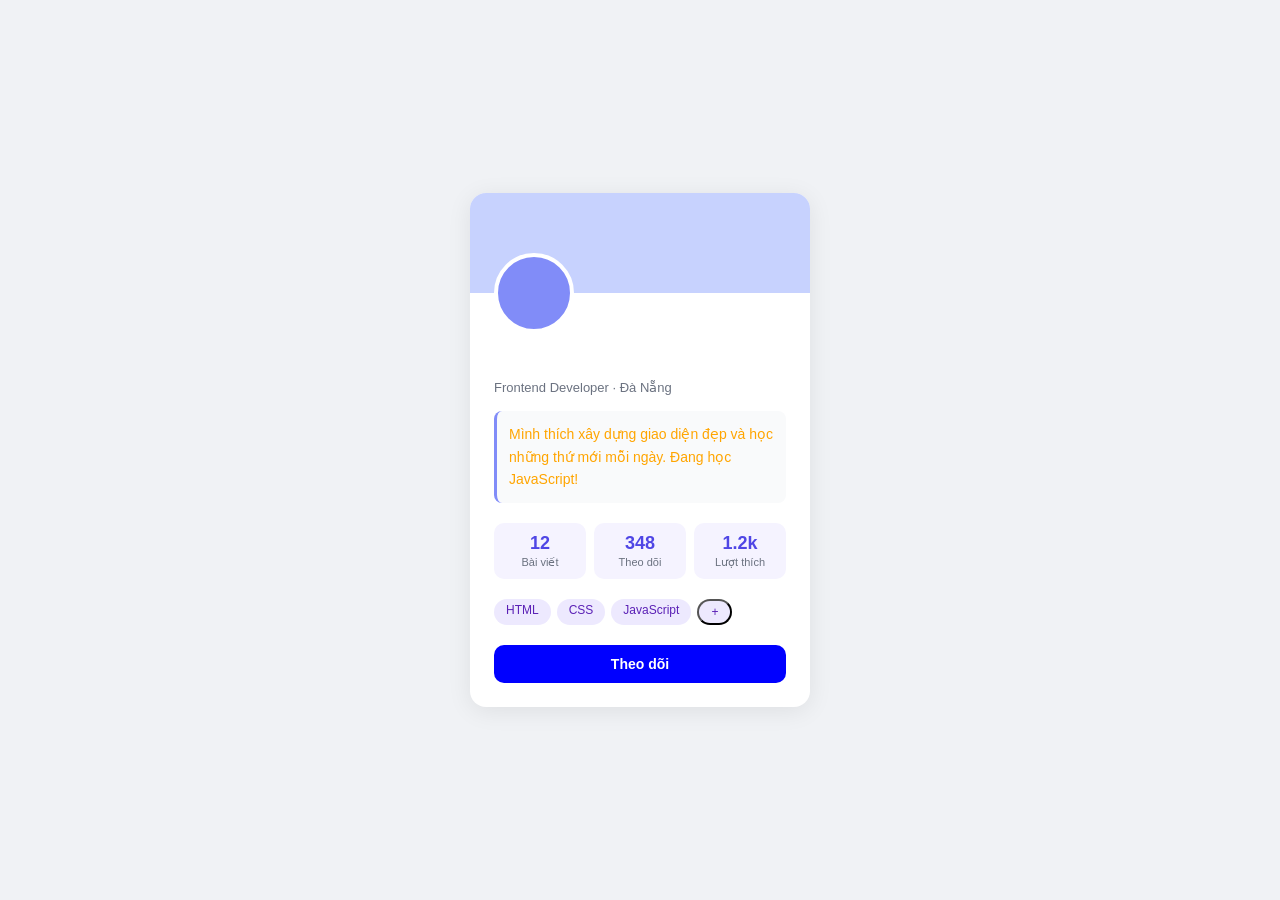
<file: index.html>
<!DOCTYPE html>
<html lang="vi">

<head>
    <meta charset="UTF-8" />
    <meta name="viewport" content="width=device-width, initial-scale=1.0" />
    <title>Profile Card</title>
    <style>
        * {
            box-sizing: border-box;
            margin: 0;
            padding: 0;
        }

        body {
            font-family: 'Segoe UI', sans-serif;
            background: #f0f2f5;
            min-height: 100vh;
            display: flex;
            align-items: center;
            justify-content: center;
            padding: 2rem;
        }

        .card {
            background: white;
            border-radius: 16px;
            width: 340px;
            overflow: hidden;
            box-shadow: 0 4px 24px rgba(0, 0, 0, 0.08);
        }

        .card-banner {
            height: 100px;
            background: #c7d2fe;
        }

        .card-body {
            padding: 0 24px 24px;
        }

        .avatar-wrap {
            margin-top: -40px;
            margin-bottom: 12px;
        }

        .avatar {
            width: 80px;
            height: 80px;
            border-radius: 50%;
            background: #818cf8;
            border: 4px solid white;
            display: flex;
            align-items: center;
            justify-content: center;
            font-size: 28px;
            color: white;
            font-weight: 600;
        }

        .name {
            font-size: 20px;
            font-weight: 600;
            color: #1e1b4b;
            margin-bottom: 4px;
        }

        .role {
            font-size: 13px;
            color: #6b7280;
            margin-bottom: 16px;
        }

        .bio {
            font-size: 14px;
            color: #374151;
            line-height: 1.6;
            margin-bottom: 20px;
            padding: 12px;
            background: #f9fafb;
            border-radius: 8px;
            border-left: 3px solid #818cf8;
        }

        .stats {
            display: flex;
            gap: 8px;
            margin-bottom: 20px;
        }

        .stat {
            flex: 1;
            text-align: center;
            padding: 10px 8px;
            background: #f5f3ff;
            border-radius: 10px;
        }

        .stat-num {
            font-size: 18px;
            font-weight: 600;
            color: #4f46e5;
        }

        .stat-label {
            font-size: 11px;
            color: #6b7280;
            margin-top: 2px;
        }

        .skills {
            display: flex;
            flex-wrap: wrap;
            gap: 6px;
            margin-bottom: 20px;
        }

        .skill-tag , #addskills {
            font-size: 12px;
            padding: 4px 12px;
            border-radius: 99px;
            background: #ede9fe;
            color: #5b21b6;
            font-weight: 500;
        }
        .btn-follow {
            width: 100%;
            padding: 11px;
            border-radius: 10px;
            border: none;
            background: blue;
            color: white;
            font-size: 14px;
            font-weight: 600;
            cursor: pointer;
        }

        .btn-follow:hover {
            background: #4338ca;
        }

       
    </style>
</head>

<body>

    <div class="card">
        <div class="card-banner" id="banner"></div>
        <div class="card-body">

            <div class="avatar-wrap">
                <div class="avatar" id="avatar"></div>
            </div>

            <div class="name" id="name" contenteditable="true"></div>
            <div class="role" id="role">Frontend Developer · Đà Nẵng</div>

            <div class="bio" id="bio">
                Mình thích xây dựng giao diện đẹp và học những thứ mới mỗi ngày. Đang học JavaScript!
            </div>

            <div class="stats">
                <div class="stat">
                    <div class="stat-num" id="stat-posts">12</div>
                    <div class="stat-label">Bài viết</div>
                </div>
                <div class="stat">
                    <div class="stat-num" id="stat-followers">348</div>
                    <div class="stat-label">Theo dõi</div>
                </div>
                <div class="stat">
                    <div class="stat-num" id="stat-likes">1.2k</div>
                    <div class="stat-label">Lượt thích</div>
                </div>
            </div>

            <div class="skills" id="skills">
                <span class="skill-tag">HTML</span>
                <span class="skill-tag">CSS</span>
                <span class="skill-tag">JavaScript</span>
                <button id="addskills">+</button>
            </div>


            <button class="btn-follow" id="btn-follow">Theo dõi</button>

        </div>
    </div>
    <script src="main.js"></script>

</body>

</html>
</file>
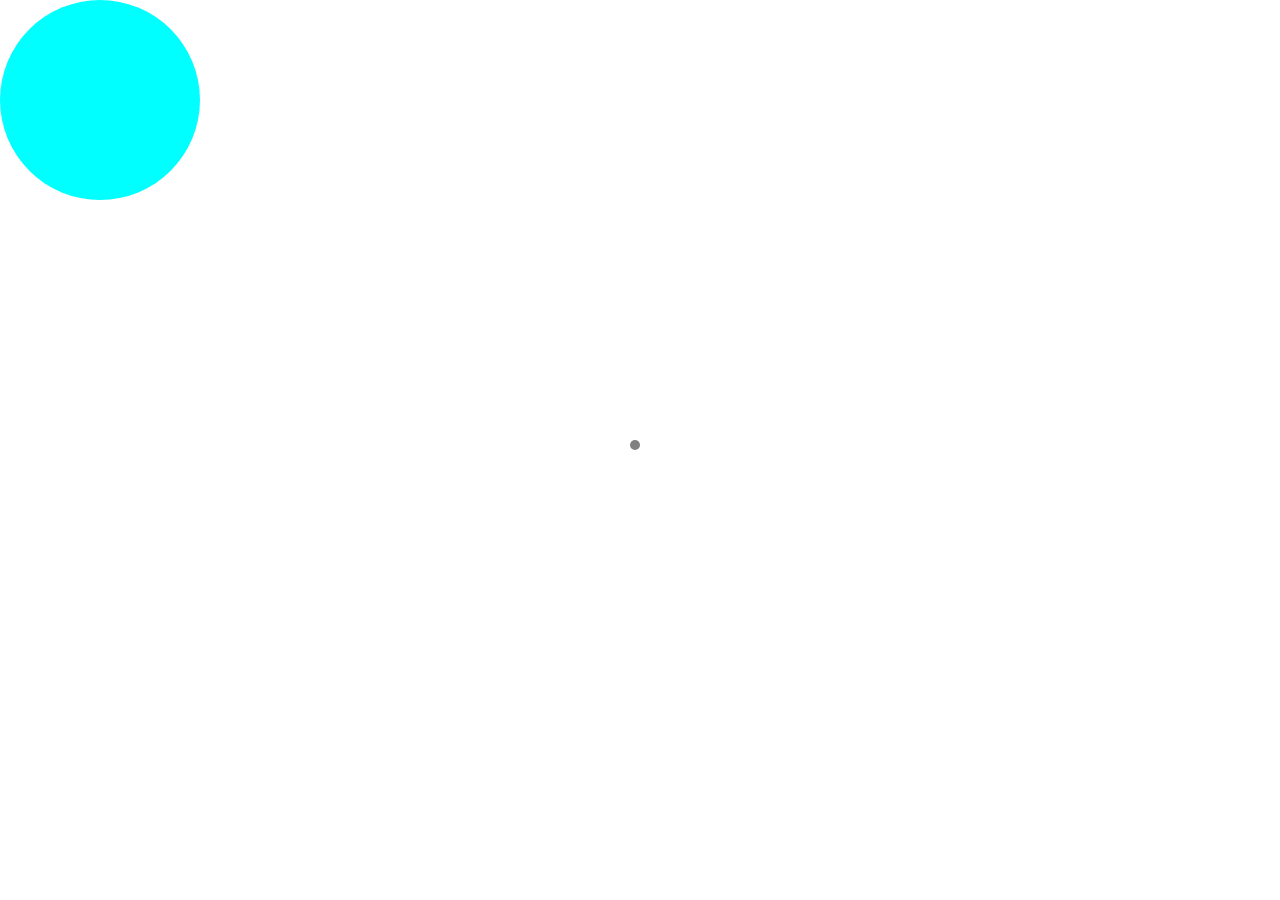
<file: BTVN/Buoi_6/Task_1/index.html>
<!DOCTYPE html>
<html lang="en">
<head>
    <meta charset="UTF-8">
    <meta name="viewport" content="width=device-width, initial-scale=1.0">
    <title>Task_1</title>
    <link rel="stylesheet" href="style.css">

</head>
<body>
        <div class="cir_translate"></div>
        <div class="rec">
            <div class="cir_loading"></div>
        </div>
    
</body>
</html>
</file>
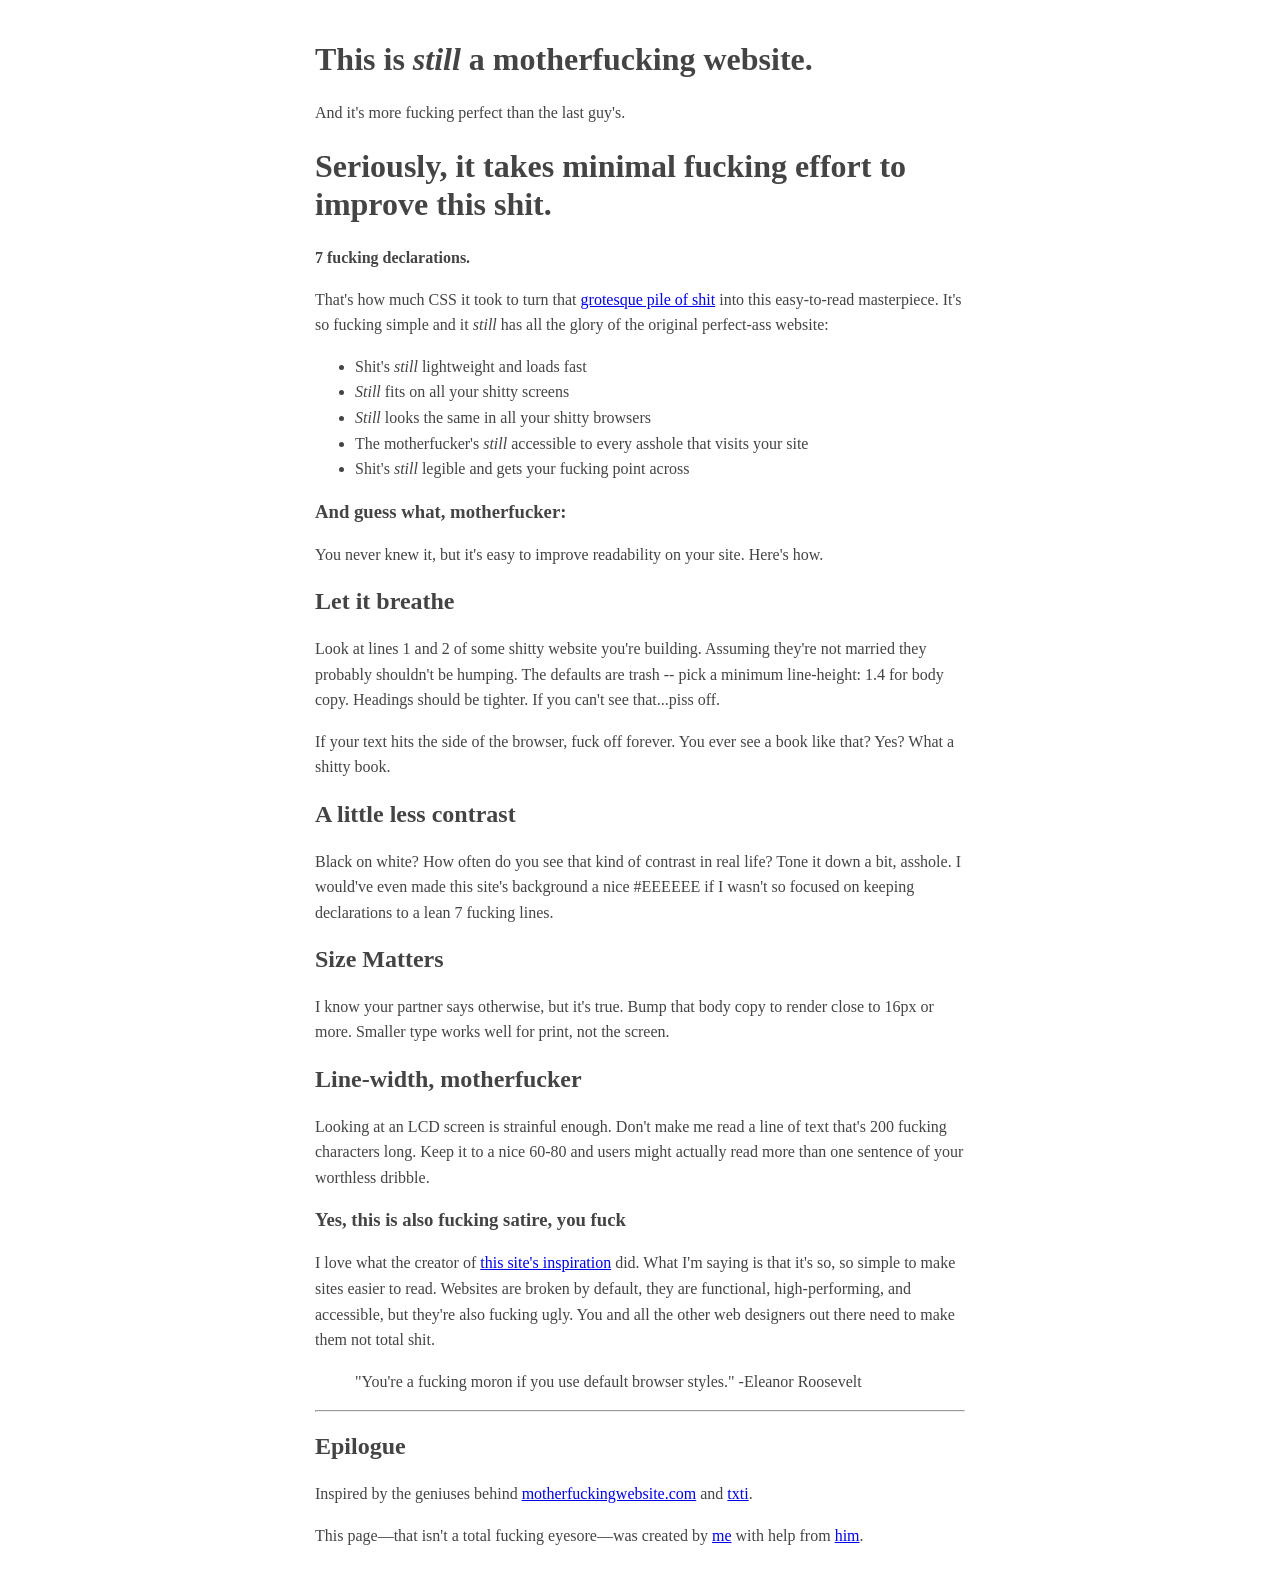
<file: BTVN/Buoi_1/Task1.html>
<!DOCTYPE html>
<html lang="vi">

<head>
    <meta charset="UTF-8">
    <meta name="viewport" content="width=device-width, initial-scale=1.0">
    <title></title>

    <style>
        body {
            margin: 40px auto;
            max-width: 650px;
            line-height: 1.6;
            font-size: 16px;
            color: #444;
            padding: 0 10px;
        }

        h1,
        h2,
        h3 {
            line-height: 1.2;
        }
    </style>

</head>

<body>
    <header>
        <h1>
            This is <em>still</em> a motherfucking website.
        </h1>

        <p>
            And it's more fucking perfect than the last guy's.
        </p>
    </header>

    <h1>
        Seriously, it takes minimal fucking effort to improve this shit.
    </h1>

    <p><strong>
            7 fucking declarations.
        </strong></p>
    <p>
        That's how much CSS it took to turn that <a href="https://motherfuckingwebsite.com/">grotesque pile of shit</a>
        into this easy-to-read
        masterpiece. It's so fucking simple and it <em>still</em> has all the glory of the original perfect-ass
        website:
    </p>
    <ul>
        <li>Shit's <em>still</em> lightweight and loads fast</li>
        <li><em>Still</em> fits on all your shitty screens</li>
        <li><em>Still</em> looks the same in all your shitty browsers</li>
        <li>The motherfucker's <em>still</em> accessible to every asshole that visits your site</li>
        <li>Shit's <em>still</em> legible and gets your fucking point across</li>
    </ul>
    <h3>
        And guess what, motherfucker:
    </h3>
    <p>
        You never knew it, but it's easy to improve readability on your site. Here's how.
    </p>
    <h2>
        Let it breathe
    </h2>
    <p>
        Look at lines 1 and 2 of some shitty website you're building. Assuming they're not married they probably
        shouldn't be humping. The defaults are trash -- pick a minimum line-height: 1.4 for body copy. Headings should
        be tighter. If you can't see that...piss off.
    </p>
    <p>
        If your text hits the side of the browser, fuck off forever. You ever see a book like that? Yes? What a shitty
        book.
    </p>
    <h2>
        A little less contrast
    </h2>
    <p>
        Black on white? How often do you see that kind of contrast in real life? Tone it down a bit, asshole. I would've
        even made this site's background a nice #EEEEEE if I wasn't so focused on keeping declarations to a lean 7
        fucking lines.
    </p>
    <h2>
        Size Matters
    </h2>
    <p>
        I know your partner says otherwise, but it's true. Bump that body copy to render close to 16px or more. Smaller
        type works well for print, not the screen.
    </p>
    <h2>
        Line-width, motherfucker
    </h2>
    <p>
        Looking at an LCD screen is strainful enough. Don't make me read a line of text that's 200 fucking characters
        long. Keep it to a nice 60-80 and users might actually read more than one sentence of your worthless dribble.
    </p>
    <h3>
        Yes, this is also fucking satire, you fuck
    </h3>
    <p>
        I love what the creator of <a href="https://motherfuckingwebsite.com/">this site's inspiration</a> did. What I'm
        saying is that it's so, so simple to make sites
        easier to read. Websites are broken by default, they are functional, high-performing, and accessible, but
        they're also fucking ugly. You and all the other web designers out there need to make them not total shit.
    </p>
    <blockquote>
        "You're a fucking moron if you use default browser styles."
        -Eleanor Roosevelt
    </blockquote>
    <hr>
    <h2>
        Epilogue
    </h2>
    <p>
        Inspired by the geniuses behind <a href="https://motherfuckingwebsite.com/">motherfuckingwebsite.com</a> and <a
            href="https://txti.es/">txti</a>.
    </p>
    <p> This page—that isn't a total fucking eyesore—was created by <a href="https://x.com/drew_mc/"> me</a> with help
        from <a href="https://x.com/gabehammersmith">him</a>. </p>
</body>

</html>
</file>
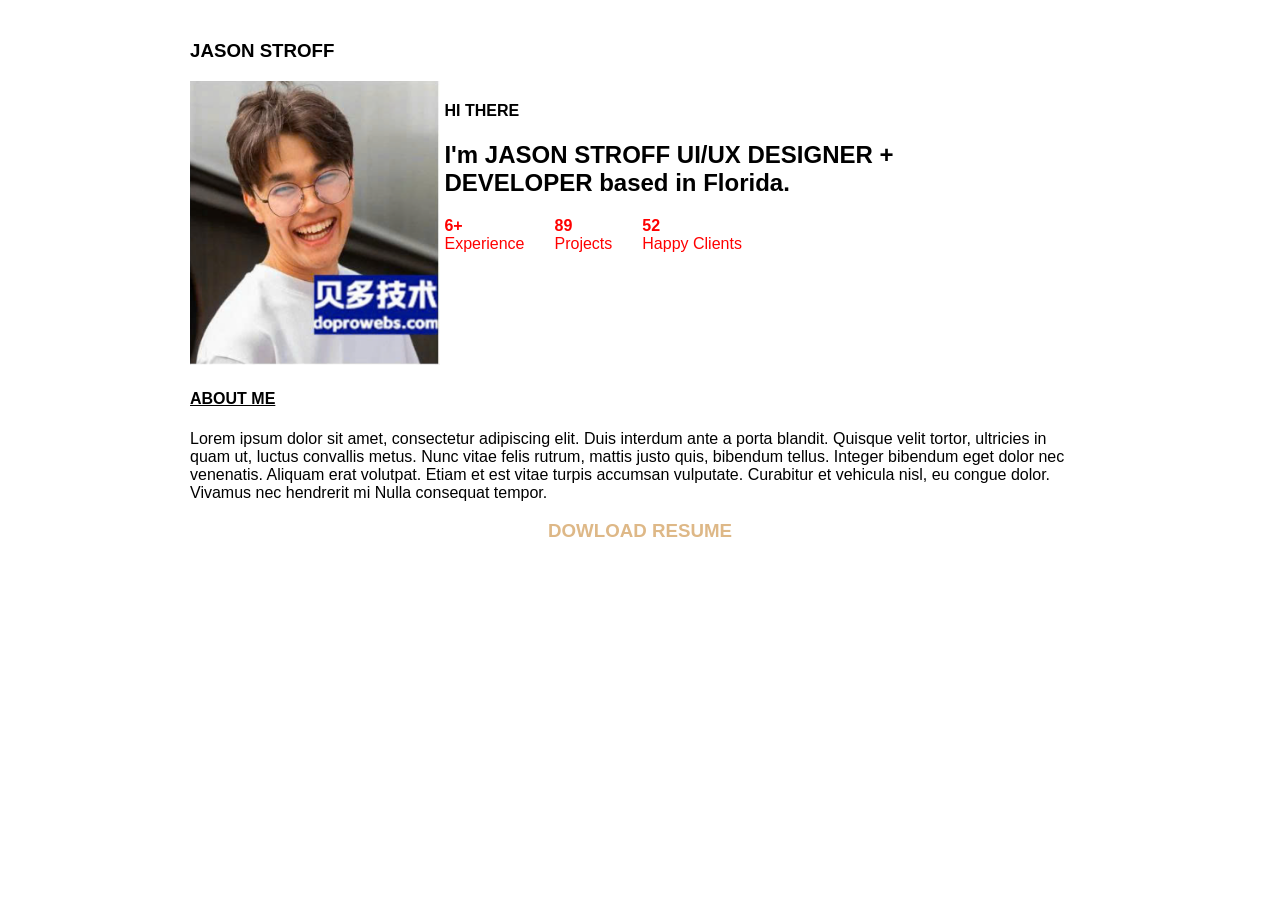
<file: BTVN/Buoi_2/Task2.html>
<!DOCTYPE html>
<html lang="en">

<head>
    <meta charset="UTF-8">
    <meta name="viewport" content="width=device-width, initial-scale=1.0">
    <title>CV</title>
    <style>
        body {
            font-family: Arial, sans-serif;
        }

        .container {
            max-width: 900px;
            margin: 40px auto;
        }
    </style>
</head>

<body>

    <div class="container">

        <header>
            <h3>JASON STROFF</h3>
        </header>

        <main>
            <img src="image.png" alt="AnhCuaHo" style="width: 250px ;">
            <div style="display: inline-block;width: 500px ;vertical-align: top;">
                <h4>HI THERE </h4>
                <h2>I'm JASON STROFF UI/UX DESIGNER + DEVELOPER based in Florida.</h2>
                <div style="display: flex;gap: 30px;color: red;">
                    <div><strong>6+</strong><br>Experience</div>
                    <div><strong>89</strong><br>Projects</div>
                    <div><strong>52</strong><br>Happy Clients</div>
                </div>
            </div>
            <h4 style="text-decoration: underline;">ABOUT ME</h4>
            <p>Lorem ipsum dolor sit amet, consectetur adipiscing elit. Duis interdum ante a porta blandit. Quisque
                velit tortor,
                ultricies in quam ut, luctus convallis metus. Nunc vitae felis rutrum, mattis justo quis, bibendum
                tellus. Integer
                bibendum eget dolor nec venenatis. Aliquam erat volutpat. Etiam et est vitae turpis accumsan vulputate.
                Curabitur et
                vehicula nisl, eu congue dolor. Vivamus nec hendrerit mi Nulla consequat tempor.
            </p>
        </main>

        <footer style="text-align: center;">
            <h3 style="color: burlywood;">DOWLOAD RESUME</h3>
        </footer>

    </div>

</body>

</html>
</file>
<file: BTVN/Buoi_6/Task_1/style.css>
.cir_translate{ 
    position: relative;
    width: 200px;
    height: 200px;
    border-radius: 50%;
    background-color: aqua;
    animation: m_translate 5s infinite;
}
.cir_loading {
    position: relative;
    width: 10px;
    height: 10px;
    border-radius: 50%;
    background-color: grey;

}
.rec { 
    width: 20px ;
    height: 20px;
    animation: m_rotate 1s linear infinite;
    position: fixed;
    top: calc(50vh - 10px);
    left: calc(50vw - 10px);
}
body { 
    margin: 0;
}

@keyframes m_translate {
    0% { 
        top: 0;
        left: 0; 
    }   
    25% { 
        top: 0;
        left: calc(100vw - 200px);    
    }
    50% { 
        top: calc(100vh - 200px);
        left: calc(100vw - 200px);
    }
    75% { 
        top: calc(100vh - 200px);
        left: 0;
    }
    100%{
        top: 0;
        left: 0; 
    }
}

@keyframes m_rotate {
    0% { 
        transform: rotate(90deg);
    }   
    25% { 
        transform: rotate(180deg); 
    }
    50% { 
        transform: rotate(270deg);
    }
    75% { 
        transform: rotate(360deg);
    }
    100%{
        transform: rotate(450deg);
    }
}
</file>
